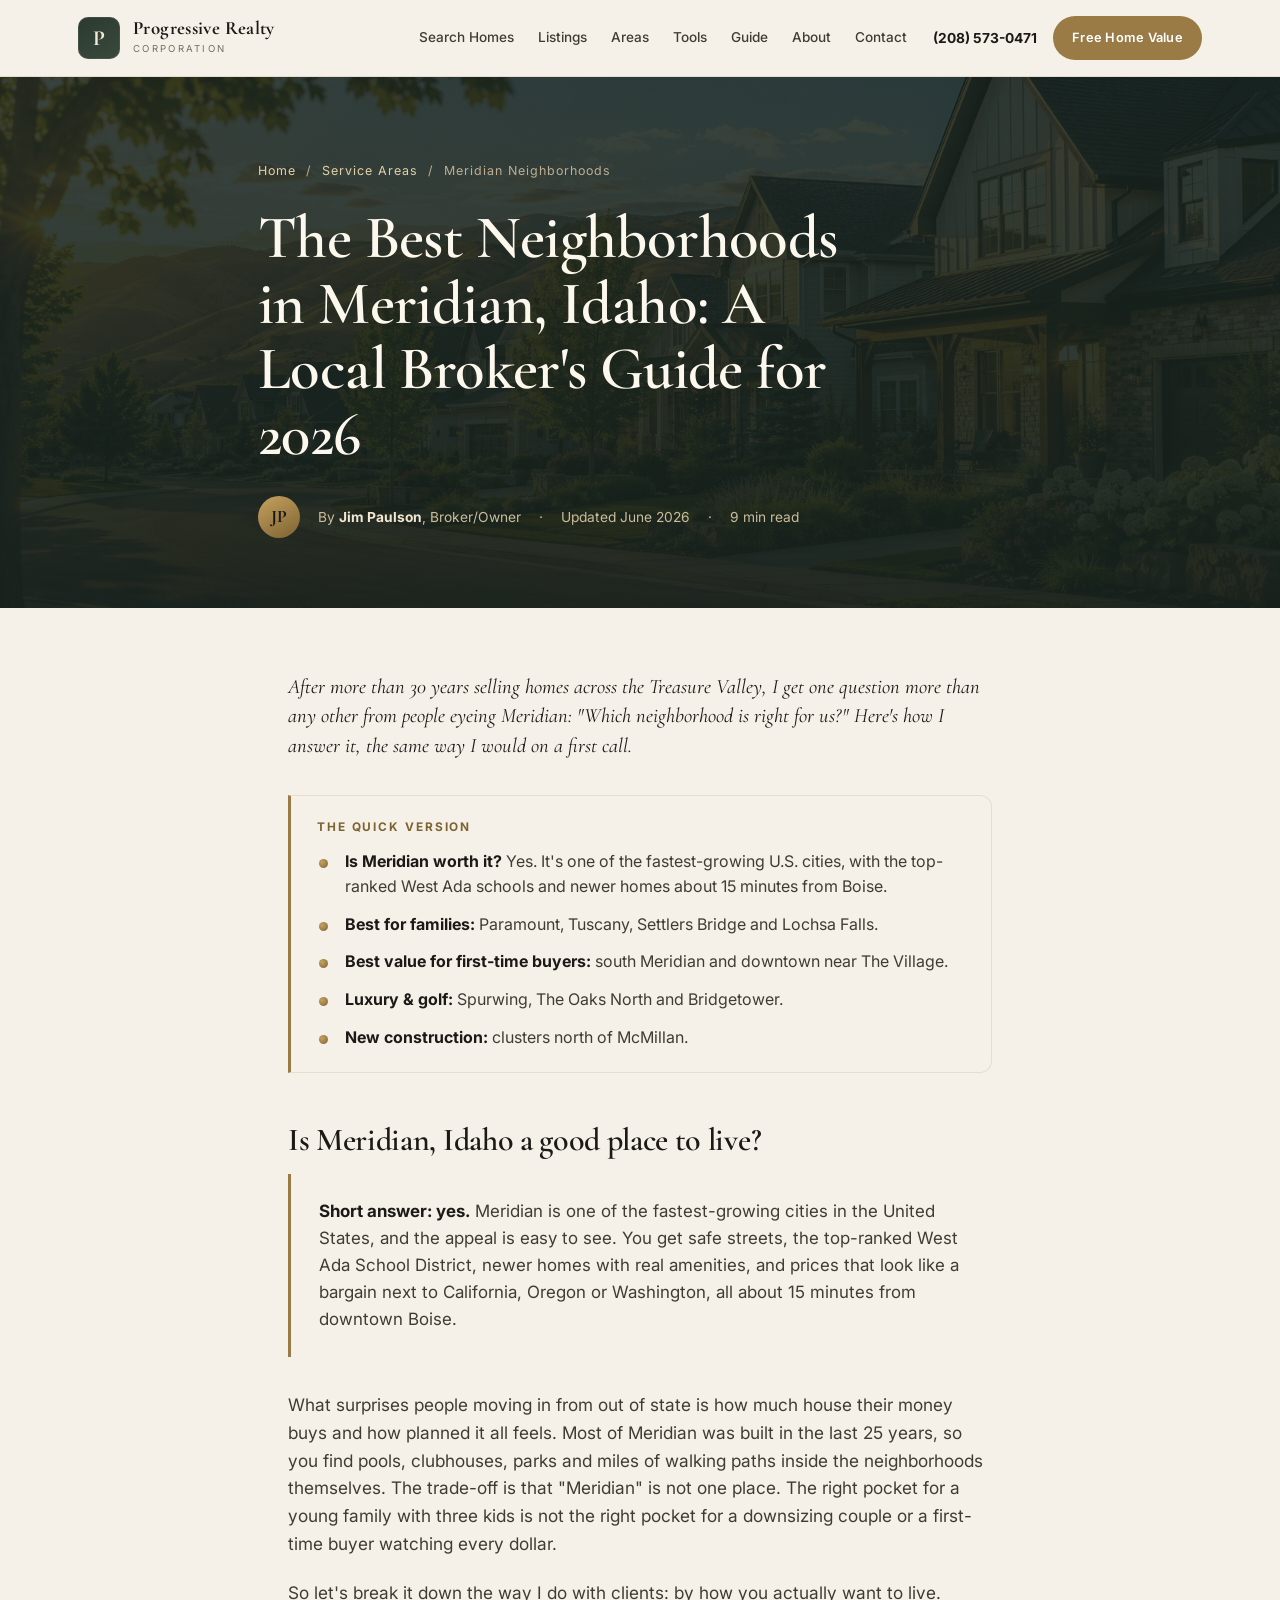
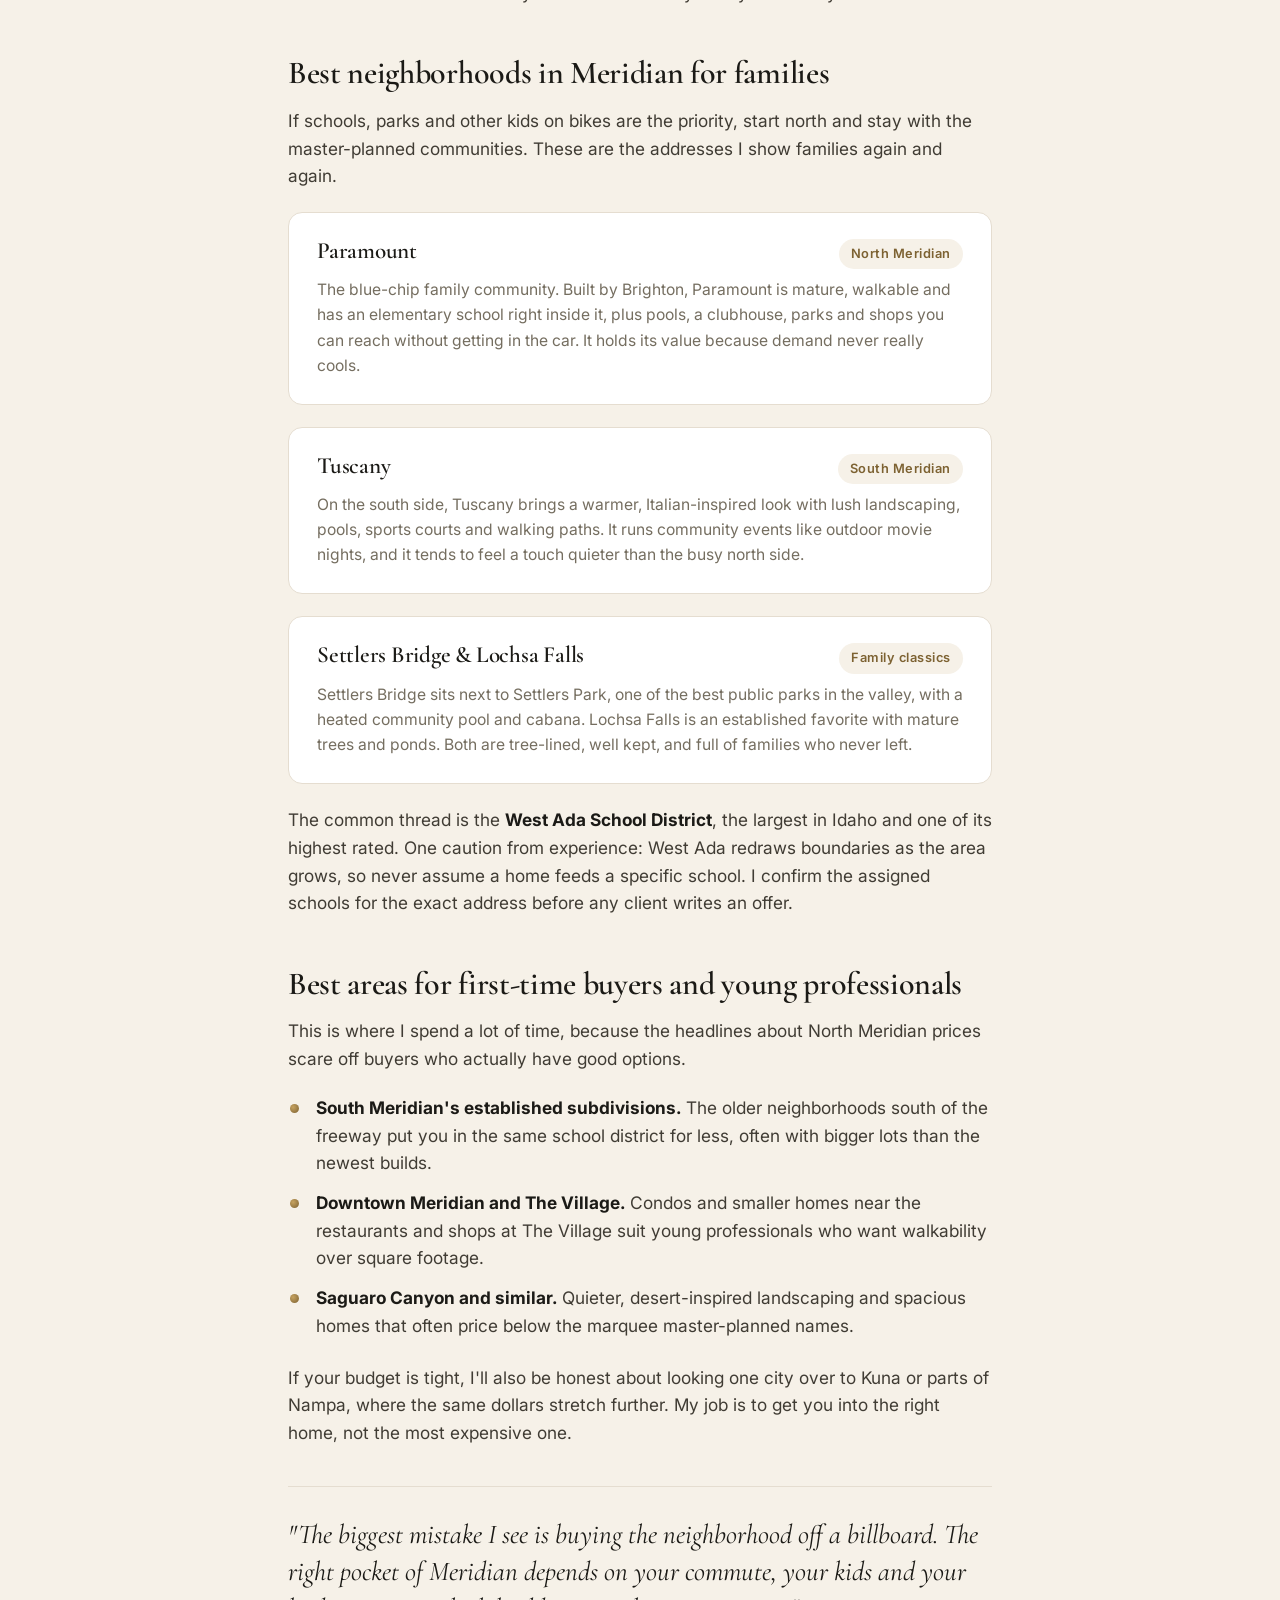
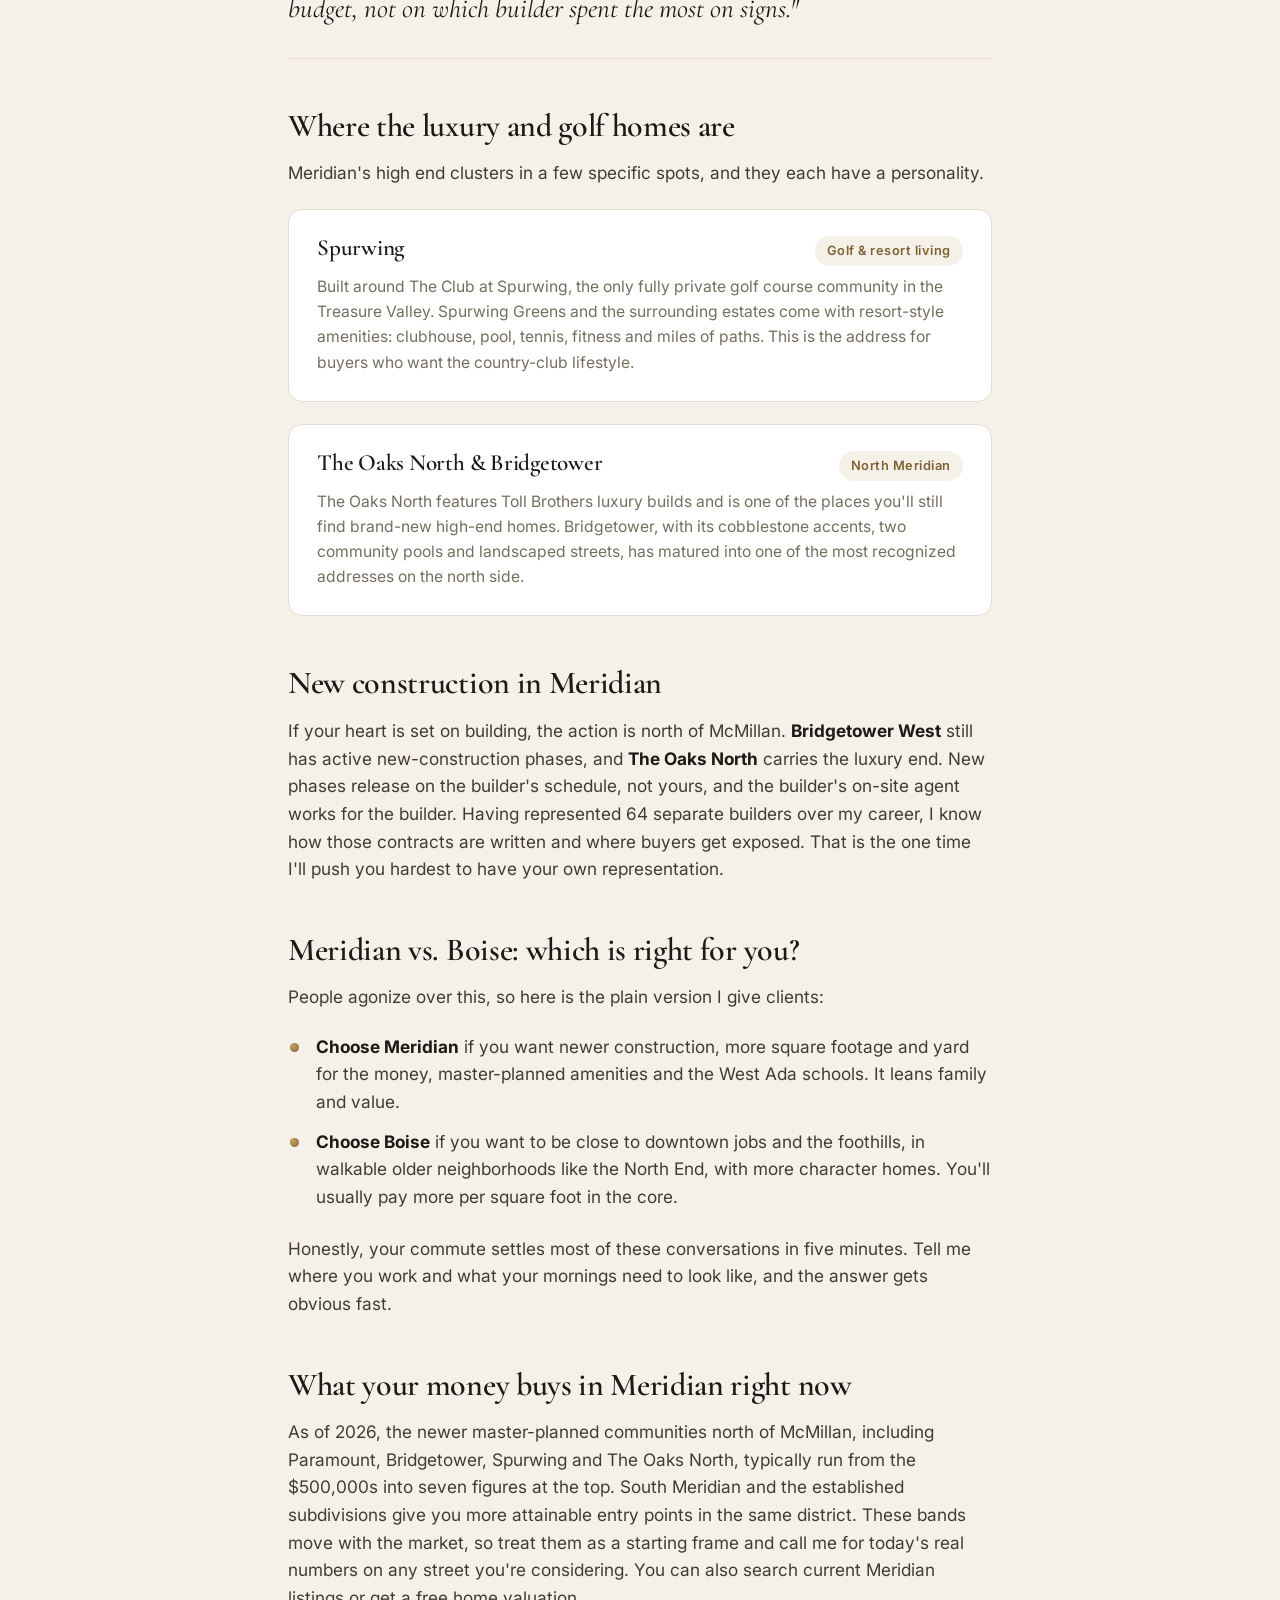
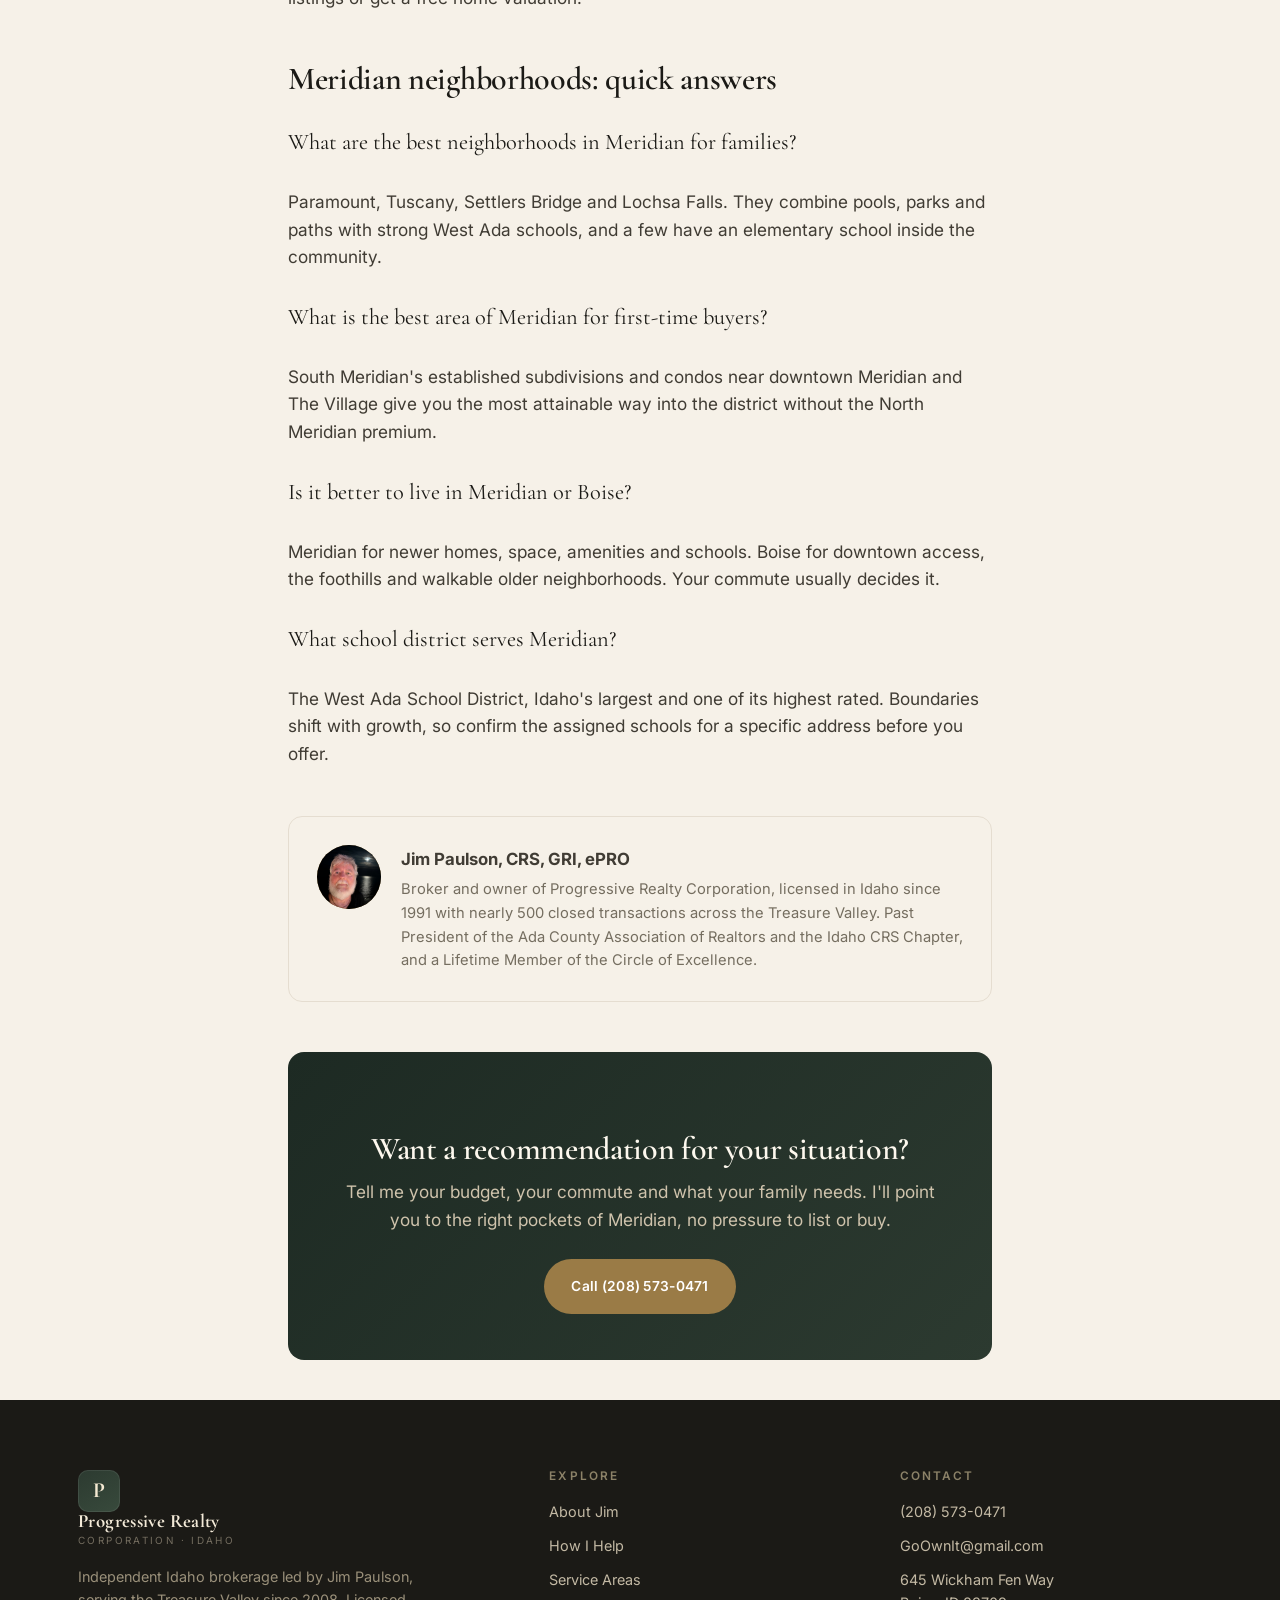
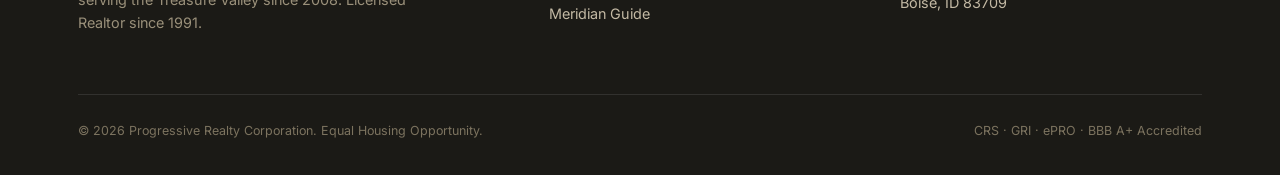
<file: meridian-neighborhoods.html>
<!DOCTYPE html>
<html lang="en">
<head>
<meta charset="UTF-8">
<meta name="viewport" content="width=device-width, initial-scale=1">
<title>Best Neighborhoods in Meridian, Idaho (2026): A Local Broker's Guide</title>
<meta name="description" content="A Meridian broker ranks the best neighborhoods in Meridian, Idaho for 2026, by family life, schools, price and new construction. Paramount, Tuscany, Bridgetower, Spurwing and more, plus Meridian vs. Boise.">
<link rel="canonical" href="https://www.progressive-realty.info/meridian-neighborhoods.html">
<meta name="robots" content="index,follow">
<meta property="og:type" content="article">
<meta property="og:title" content="Best Neighborhoods in Meridian, Idaho (2026): A Local Broker's Guide">
<meta property="og:description" content="Where to live in Meridian, Idaho, ranked by a broker with 30+ years in the Treasure Valley. Families, first-time buyers, luxury and new construction.">
<meta property="og:url" content="https://www.progressive-realty.info/meridian-neighborhoods.html">
<meta property="og:image" content="https://www.progressive-realty.info/meridian-hero.jpg">
<link rel="preconnect" href="https://fonts.googleapis.com">
<link rel="preconnect" href="https://fonts.gstatic.com" crossorigin>
<link href="https://fonts.googleapis.com/css2?family=Cormorant+Garamond:ital,wght@0,500;0,600;0,700;1,500;1,600&family=Inter:wght@400;500;600;700&display=swap" rel="stylesheet">
<link rel="stylesheet" href="styles.css?v=5">
<link rel="icon" href="data:image/svg+xml,<svg xmlns='http://www.w3.org/2000/svg' viewBox='0 0 100 100'><rect width='100' height='100' rx='20' fill='%232c3a30'/><text x='50' y='70' font-size='62' text-anchor='middle' fill='%23e9d9b4' font-family='Georgia,serif' font-weight='700'>P</text></svg>">
<script type="application/ld+json">
{
  "@context":"https://schema.org",
  "@type":"Article",
  "headline":"Best Neighborhoods in Meridian, Idaho (2026): A Local Broker's Guide",
  "description":"A Meridian broker ranks the best neighborhoods in Meridian, Idaho for 2026 by family life, schools, price and new construction.",
  "author":{"@type":"Person","name":"Jim Paulson","jobTitle":"Broker/Owner, Progressive Realty Corporation","url":"https://www.progressive-realty.info/"},
  "publisher":{"@type":"Organization","name":"Progressive Realty Corporation"},
  "datePublished":"2026-06-25",
  "dateModified":"2026-06-25",
  "mainEntityOfPage":"https://www.progressive-realty.info/meridian-neighborhoods.html",
  "about":["Meridian Idaho real estate","Meridian neighborhoods","Treasure Valley homes","West Ada School District"],
"image":{"@type":"ImageObject","url":"https://www.progressive-realty.info/meridian-hero.jpg","width":1280,"height":720},
"articleSection":"Buyer Guides","inLanguage":"en-US","keywords":"best neighborhoods in Meridian Idaho, moving to Meridian Idaho, Meridian vs Boise, West Ada schools, new construction Meridian",
"isPartOf":{"@type":"WebSite","name":"Progressive Realty Corporation","url":"https://www.progressive-realty.info/"},
"speakable":{"@type":"SpeakableSpecification","cssSelector":[".answer-box",".takeaways"]}
}
</script>
<script type="application/ld+json">
{
  "@context":"https://schema.org",
  "@type":"FAQPage",
  "mainEntity":[
    {"@type":"Question","name":"Is Meridian, Idaho a good place to live?","acceptedAnswer":{"@type":"Answer","text":"Yes. Meridian is one of the fastest-growing cities in the country for good reasons: safe neighborhoods, the top-ranked West Ada School District, newer homes with master-planned amenities, and homes that cost far less than comparable West Coast markets, all about 15 minutes from downtown Boise."}},
    {"@type":"Question","name":"What are the best neighborhoods in Meridian for families?","acceptedAnswer":{"@type":"Answer","text":"Paramount, Tuscany, Settlers Bridge and Lochsa Falls are perennial family favorites. They pair pools, parks and walking paths with strong West Ada schools, and several have an elementary school inside the community."}},
    {"@type":"Question","name":"Is it better to live in Meridian or Boise?","acceptedAnswer":{"@type":"Answer","text":"Meridian tends to win for newer construction, more square footage per dollar, master-planned amenities and top schools, which suits families. Boise wins for proximity to downtown jobs, the foothills, walkable older neighborhoods like the North End, and character homes. Your commute and lifestyle decide it."}},
    {"@type":"Question","name":"What is the best area of Meridian for first-time buyers?","acceptedAnswer":{"@type":"Answer","text":"South Meridian's established subdivisions and condos near downtown Meridian and The Village offer the most attainable entry points. They put you in the West Ada district without the premium of the newer North Meridian master-planned communities."}},
    {"@type":"Question","name":"Are there new construction homes in Meridian?","acceptedAnswer":{"@type":"Answer","text":"Yes. North Meridian above McMillan is the heart of new construction, including phases in Bridgetower West and luxury builds in The Oaks North. New phases release often, and timing the release is where a buyer's broker earns their keep."}},
    {"@type":"Question","name":"What school district serves Meridian, Idaho?","acceptedAnswer":{"@type":"Answer","text":"Meridian is served by the West Ada School District, the largest district in Idaho and consistently among its highest rated. Boundaries shift as the area grows, so confirm the assigned schools for any specific address before you write an offer."}}
  ]
}
</script>
<script type="application/ld+json">
{"@context":"https://schema.org","@type":"BreadcrumbList","itemListElement":[
{"@type":"ListItem","position":1,"name":"Home","item":"https://www.progressive-realty.info/"},
{"@type":"ListItem","position":2,"name":"Service Areas","item":"https://www.progressive-realty.info/#areas"},
{"@type":"ListItem","position":3,"name":"Best Neighborhoods in Meridian, Idaho"}
]}
</script>
</head>
<body>

<header class="nav" id="nav">
  <div class="wrap nav-inner">
    <a class="brand" href="/" aria-label="Progressive Realty Corporation home">
      <div class="brand-mark">P</div>
      <div class="brand-text"><div class="brand-name">Progressive Realty</div><div class="brand-sub">Corporation</div></div>
    </a>
    <nav class="nav-links" id="navlinks" aria-label="Primary">
      <a href="index.html#search">Search Homes</a>
      <a href="index.html#listings">Listings</a>
      <a href="index.html#areas">Areas</a>
      <a href="index.html#tools">Tools</a>
      <a href="meridian-neighborhoods.html">Guide</a>
      <a href="index.html#about">About</a>
      <a href="index.html#contact">Contact</a>
    </nav>
    <div class="nav-cta">
      <a class="nav-phone" href="tel:+12085730471">(208) 573-0471</a>
      <a class="btn btn-gold btn-sm" href="index.html#valuation">Free Home Value</a>
      <button class="nav-toggle" id="navToggle" aria-label="Open menu" aria-expanded="false"><span></span><span></span><span></span></button>
    </div>
  </div>
</header>

<section class="article-hero">
  <img class="article-hero-img" src="meridian-hero.jpg" alt="An upscale Meridian, Idaho neighborhood at golden hour with the Boise foothills behind it">
  <div class="wrap">
    <div class="crumb"><a href="/">Home</a> &nbsp;/&nbsp; <a href="index.html#areas">Service Areas</a> &nbsp;/&nbsp; Meridian Neighborhoods</div>
    <h1>The Best Neighborhoods in Meridian, Idaho: A Local Broker's Guide for 2026</h1>
    <div class="article-meta">
      <span class="avatar">JP</span>
      <span>By <b>Jim Paulson</b>, Broker/Owner</span>
      <span>&middot;</span>
      <span>Updated June 2026</span>
      <span>&middot;</span>
      <span>9 min read</span>
    </div>
  </div>
</section>

<div class="article-wrap">
  <article class="article-body">
    <p class="dek">After more than 30 years selling homes across the Treasure Valley, I get one question more than any other from people eyeing Meridian: "Which neighborhood is right for us?" Here's how I answer it, the same way I would on a first call.</p>

    <div class="takeaways">
      <b>The quick version</b>
      <ul>
        <li><strong>Is Meridian worth it?</strong> Yes. It's one of the fastest-growing U.S. cities, with the top-ranked West Ada schools and newer homes about 15 minutes from Boise.</li>
        <li><strong>Best for families:</strong> Paramount, Tuscany, Settlers Bridge and Lochsa Falls.</li>
        <li><strong>Best value for first-time buyers:</strong> south Meridian and downtown near The Village.</li>
        <li><strong>Luxury &amp; golf:</strong> Spurwing, The Oaks North and Bridgetower.</li>
        <li><strong>New construction:</strong> clusters north of McMillan.</li>
      </ul>
    </div>

    <h2>Is Meridian, Idaho a good place to live?</h2>
    <div class="answer-box"><b>Short answer: yes.</b> Meridian is one of the fastest-growing cities in the United States, and the appeal is easy to see. You get safe streets, the top-ranked West Ada School District, newer homes with real amenities, and prices that look like a bargain next to California, Oregon or Washington, all about 15 minutes from downtown Boise.</div>
    <p>What surprises people moving in from out of state is how much house their money buys and how planned it all feels. Most of Meridian was built in the last 25 years, so you find pools, clubhouses, parks and miles of walking paths inside the neighborhoods themselves. The trade-off is that "Meridian" is not one place. The right pocket for a young family with three kids is not the right pocket for a downsizing couple or a first-time buyer watching every dollar.</p>
    <p>So let's break it down the way I do with clients: by how you actually want to live.</p>

    <h2>Best neighborhoods in Meridian for families</h2>
    <p>If schools, parks and other kids on bikes are the priority, start north and stay with the master-planned communities. These are the addresses I show families again and again.</p>

    <div class="hood">
      <div class="hh"><h3>Paramount</h3><span class="price">North Meridian</span></div>
      <p>The blue-chip family community. Built by Brighton, Paramount is mature, walkable and has an elementary school right inside it, plus pools, a clubhouse, parks and shops you can reach without getting in the car. It holds its value because demand never really cools.</p>
    </div>

    <div class="hood">
      <div class="hh"><h3>Tuscany</h3><span class="price">South Meridian</span></div>
      <p>On the south side, Tuscany brings a warmer, Italian-inspired look with lush landscaping, pools, sports courts and walking paths. It runs community events like outdoor movie nights, and it tends to feel a touch quieter than the busy north side.</p>
    </div>

    <div class="hood">
      <div class="hh"><h3>Settlers Bridge &amp; Lochsa Falls</h3><span class="price">Family classics</span></div>
      <p>Settlers Bridge sits next to Settlers Park, one of the best public parks in the valley, with a heated community pool and cabana. Lochsa Falls is an established favorite with mature trees and ponds. Both are tree-lined, well kept, and full of families who never left.</p>
    </div>

    <p>The common thread is the <strong>West Ada School District</strong>, the largest in Idaho and one of its highest rated. One caution from experience: West Ada redraws boundaries as the area grows, so never assume a home feeds a specific school. I confirm the assigned schools for the exact address before any client writes an offer.</p>

    <h2>Best areas for first-time buyers and young professionals</h2>
    <p>This is where I spend a lot of time, because the headlines about North Meridian prices scare off buyers who actually have good options.</p>
    <ul>
      <li><strong>South Meridian's established subdivisions.</strong> The older neighborhoods south of the freeway put you in the same school district for less, often with bigger lots than the newest builds.</li>
      <li><strong>Downtown Meridian and The Village.</strong> Condos and smaller homes near the restaurants and shops at The Village suit young professionals who want walkability over square footage.</li>
      <li><strong>Saguaro Canyon and similar.</strong> Quieter, desert-inspired landscaping and spacious homes that often price below the marquee master-planned names.</li>
    </ul>
    <p>If your budget is tight, I'll also be honest about looking one city over to Kuna or parts of Nampa, where the same dollars stretch further. My job is to get you into the right home, not the most expensive one.</p>

    <div class="pullquote">"The biggest mistake I see is buying the neighborhood off a billboard. The right pocket of Meridian depends on your commute, your kids and your budget, not on which builder spent the most on signs."</div>

    <h2>Where the luxury and golf homes are</h2>
    <p>Meridian's high end clusters in a few specific spots, and they each have a personality.</p>
    <div class="hood">
      <div class="hh"><h3>Spurwing</h3><span class="price">Golf &amp; resort living</span></div>
      <p>Built around The Club at Spurwing, the only fully private golf course community in the Treasure Valley. Spurwing Greens and the surrounding estates come with resort-style amenities: clubhouse, pool, tennis, fitness and miles of paths. This is the address for buyers who want the country-club lifestyle.</p>
    </div>
    <div class="hood">
      <div class="hh"><h3>The Oaks North &amp; Bridgetower</h3><span class="price">North Meridian</span></div>
      <p>The Oaks North features Toll Brothers luxury builds and is one of the places you'll still find brand-new high-end homes. Bridgetower, with its cobblestone accents, two community pools and landscaped streets, has matured into one of the most recognized addresses on the north side.</p>
    </div>

    <h2>New construction in Meridian</h2>
    <p>If your heart is set on building, the action is north of McMillan. <strong>Bridgetower West</strong> still has active new-construction phases, and <strong>The Oaks North</strong> carries the luxury end. New phases release on the builder's schedule, not yours, and the builder's on-site agent works for the builder. Having represented 64 separate builders over my career, I know how those contracts are written and where buyers get exposed. That is the one time I'll push you hardest to have your own representation.</p>

    <h2>Meridian vs. Boise: which is right for you?</h2>
    <p>People agonize over this, so here is the plain version I give clients:</p>
    <ul>
      <li><strong>Choose Meridian</strong> if you want newer construction, more square footage and yard for the money, master-planned amenities and the West Ada schools. It leans family and value.</li>
      <li><strong>Choose Boise</strong> if you want to be close to downtown jobs and the foothills, in walkable older neighborhoods like the North End, with more character homes. You'll usually pay more per square foot in the core.</li>
    </ul>
    <p>Honestly, your commute settles most of these conversations in five minutes. Tell me where you work and what your mornings need to look like, and the answer gets obvious fast.</p>

    <h2>What your money buys in Meridian right now</h2>
    <p>As of 2026, the newer master-planned communities north of McMillan, including Paramount, Bridgetower, Spurwing and The Oaks North, typically run from the $500,000s into seven figures at the top. South Meridian and the established subdivisions give you more attainable entry points in the same district. These bands move with the market, so treat them as a starting frame and call me for today's real numbers on any street you're considering. You can also <a href="https://www.progressive-realty.info/selectArea.cfm" target="_blank" rel="noopener">search current Meridian listings</a> or <a href="index.html#valuation">get a free home valuation</a>.</p>

    <h2 id="faq">Meridian neighborhoods: quick answers</h2>
    <p class="faq-q">What are the best neighborhoods in Meridian for families?</p>
    <p>Paramount, Tuscany, Settlers Bridge and Lochsa Falls. They combine pools, parks and paths with strong West Ada schools, and a few have an elementary school inside the community.</p>
    <p class="faq-q">What is the best area of Meridian for first-time buyers?</p>
    <p>South Meridian's established subdivisions and condos near downtown Meridian and The Village give you the most attainable way into the district without the North Meridian premium.</p>
    <p class="faq-q">Is it better to live in Meridian or Boise?</p>
    <p>Meridian for newer homes, space, amenities and schools. Boise for downtown access, the foothills and walkable older neighborhoods. Your commute usually decides it.</p>
    <p class="faq-q">What school district serves Meridian?</p>
    <p>The West Ada School District, Idaho's largest and one of its highest rated. Boundaries shift with growth, so confirm the assigned schools for a specific address before you offer.</p>

    <div class="author-box">
      <img class="avatar" src="jim-paulson.jpg" alt="Jim Paulson">
      <div>
        <b>Jim Paulson, CRS, GRI, ePRO</b>
        <p>Broker and owner of Progressive Realty Corporation, licensed in Idaho since 1991 with nearly 500 closed transactions across the Treasure Valley. Past President of the Ada County Association of Realtors and the Idaho CRS Chapter, and a Lifetime Member of the Circle of Excellence.</p>
      </div>
    </div>

    <div class="article-cta">
      <h3>Want a recommendation for your situation?</h3>
      <p>Tell me your budget, your commute and what your family needs. I'll point you to the right pockets of Meridian, no pressure to list or buy.</p>
      <a class="btn btn-gold" href="tel:+12085730471">Call (208) 573-0471</a>
    </div>
  </article>
</div>

<footer class="footer">
  <div class="wrap">
    <div class="footer-grid">
      <div class="footer-about">
        <a class="brand" href="/" style="margin-bottom:6px">
          <div class="brand-mark">P</div>
          <div><div class="brand-name">Progressive Realty</div><div class="brand-sub">Corporation &middot; Idaho</div></div>
        </a>
        <p>Independent Idaho brokerage led by Jim Paulson, serving the Treasure Valley since 2008. Licensed Realtor since 1991.</p>
      </div>
      <div>
        <h4>Explore</h4>
        <a href="index.html#about">About Jim</a>
        <a href="index.html#services">How I Help</a>
        <a href="index.html#areas">Service Areas</a>
        <a href="meridian-neighborhoods.html">Meridian Guide</a>
      </div>
      <div>
        <h4>Contact</h4>
        <a href="tel:+12085730471">(208) 573-0471</a>
        <a href="mailto:GoOwnIt@gmail.com">GoOwnIt@gmail.com</a>
        <a href="#">645 Wickham Fen Way<br>Boise, ID 83709</a>
      </div>
    </div>
    <div class="footer-bottom">
      <span>&copy; 2026 Progressive Realty Corporation. Equal Housing Opportunity.</span>
      <span>CRS &middot; GRI &middot; ePRO &middot; BBB A+ Accredited</span>
    </div>
  </div>
</footer>
<script>
(function(){var t=document.getElementById('navToggle'),l=document.getElementById('navlinks');if(t&&l){t.addEventListener('click',function(){var o=l.classList.toggle('open');t.classList.toggle('x',o);t.setAttribute('aria-expanded',o);});}var n=document.getElementById('nav');addEventListener('scroll',function(){n.classList.toggle('scrolled',scrollY>10);});})();
</script>
</body>
</html>
</file>
<file: styles.css>
/* Progressive Realty Corporation — modern luxe editorial. Sample rebuild for Jim Paulson. */
:root{
  --ink:#1b1a16;--ink-soft:#403c34;--muted:#756e60;--line:#e5ddd0;--paper:#ffffff;
  --cream:#f6f1e8;--cream-2:#efe7d8;--bronze:#9a7b46;--bronze-deep:#7d6232;
  --forest:#2c3a30;--forest-2:#384a3c;
  --shadow:0 18px 50px -24px rgba(27,26,22,.45);--shadow-sm:0 8px 24px -16px rgba(27,26,22,.5);
  --maxw:1180px;--radius:14px;
}
*{box-sizing:border-box}
html{scroll-behavior:smooth}
body{margin:0;font-family:"Inter",-apple-system,BlinkMacSystemFont,"Segoe UI",sans-serif;color:var(--ink);background:var(--cream);line-height:1.6;-webkit-font-smoothing:antialiased;text-rendering:optimizeLegibility}
h1,h2,h3,h4{font-family:"Cormorant Garamond",Georgia,serif;font-weight:600;line-height:1.08;color:var(--ink);letter-spacing:-.01em;margin:0}
p{margin:0 0 1.1em}
a{color:inherit;text-decoration:none}
img{max-width:100%;display:block}
.wrap{max-width:var(--maxw);margin:0 auto;padding:0 28px}
.eyebrow{font-family:"Inter",sans-serif;font-size:.72rem;font-weight:600;letter-spacing:.22em;text-transform:uppercase;color:var(--bronze-deep);margin:0 0 18px;display:flex;align-items:center;gap:12px}
.eyebrow::before{content:"";width:34px;height:1px;background:var(--bronze)}
.eyebrow.center{justify-content:center}
.serif{font-family:"Cormorant Garamond",Georgia,serif}
.btn{display:inline-flex;align-items:center;justify-content:center;text-align:center;white-space:nowrap;gap:10px;font-size:.86rem;font-weight:600;letter-spacing:.02em;padding:15px 26px;border-radius:999px;border:1px solid transparent;cursor:pointer;transition:transform .18s ease,box-shadow .2s ease,background .2s ease,color .2s ease}
.btn-primary{background:var(--ink);color:#fff}
.btn-primary:hover{transform:translateY(-2px);box-shadow:var(--shadow-sm);background:#000}
.btn-gold{background:var(--bronze);color:#fff}
.btn-gold:hover{transform:translateY(-2px);box-shadow:0 14px 30px -16px rgba(154,123,70,.8);background:var(--bronze-deep)}
.btn-ghost{background:transparent;border-color:var(--line);color:var(--ink)}
.btn-ghost:hover{border-color:var(--ink);transform:translateY(-2px)}
.btn-light{background:rgba(255,255,255,.12);color:#fff;border-color:rgba(255,255,255,.3);backdrop-filter:blur(6px)}
.btn-light:hover{background:rgba(255,255,255,.2);transform:translateY(-2px)}
.nav{position:sticky;top:0;z-index:50;background:rgba(246,241,232,.86);backdrop-filter:blur(12px);border-bottom:1px solid var(--line)}
.nav-inner{display:flex;align-items:center;justify-content:space-between;height:74px}
.brand{display:flex;align-items:center;gap:13px}
.brand-mark{width:42px;height:42px;border-radius:10px;flex:none;background:linear-gradient(150deg,var(--forest),var(--forest-2));color:#f4e9d2;display:grid;place-items:center;font-family:"Cormorant Garamond",serif;font-size:1.35rem;font-weight:700;box-shadow:inset 0 0 0 1px rgba(255,255,255,.08)}
.brand-name{font-family:"Cormorant Garamond",serif;font-size:1.18rem;font-weight:700;letter-spacing:.02em;line-height:1}
.brand-sub{font-size:.62rem;letter-spacing:.24em;text-transform:uppercase;color:var(--muted);margin-top:3px}
.nav-links{display:flex;align-items:center;gap:30px}
.nav-links a{font-size:.84rem;font-weight:500;color:var(--ink-soft);transition:color .15s}
.nav-links a:hover{color:var(--bronze-deep)}
.nav-cta{display:flex;align-items:center;gap:18px}
.nav-phone{font-size:.84rem;font-weight:600;color:var(--ink);white-space:nowrap}
.nav-phone span{color:var(--muted);font-weight:400}
.hero{position:relative;overflow:hidden;background:linear-gradient(180deg,#20302a 0%,#2c3a30 48%,#3a4a3a 100%);color:#f3ead8}
.hero .wrap{position:relative;z-index:3;padding-top:96px;padding-bottom:150px}
.hero-eyebrow{color:#d8c79c}
.hero-eyebrow::before{background:#bfa264}
.hero h1{font-size:clamp(2.7rem,6vw,5rem);color:#fdf8ee;max-width:14ch}
.hero h1 em{font-style:italic;color:#e6cf9c}
.hero-lead{font-size:1.18rem;max-width:46ch;color:#ddd2bd;margin-top:26px}
.hero-actions{display:flex;flex-wrap:wrap;gap:14px;margin-top:38px}
.hero-trust{display:flex;flex-wrap:wrap;gap:26px;margin-top:48px;padding-top:30px;border-top:1px solid rgba(255,255,255,.14)}
.hero-trust div{font-size:.82rem;color:#cfc3ac}
.hero-trust b{display:block;font-family:"Cormorant Garamond",serif;font-size:1.7rem;color:#f3ead8;font-weight:600;line-height:1}
.hero-ridge{position:absolute;left:0;right:0;bottom:-1px;z-index:2;width:100%;height:auto;display:block}
.hero-glow{position:absolute;top:-20%;right:-10%;width:60vw;height:60vw;max-width:760px;max-height:760px;border-radius:50%;background:radial-gradient(circle,rgba(230,207,156,.22),rgba(230,207,156,0) 62%);z-index:1;pointer-events:none}
section{padding:96px 0}
.section-head{max-width:640px;margin-bottom:54px}
.section-head.center{margin-left:auto;margin-right:auto;text-align:center}
.section-head h2{font-size:clamp(2rem,4vw,3.1rem)}
.section-head p{color:var(--muted);font-size:1.06rem;margin-top:16px}
.lead-muted{color:var(--muted)}
.stats{background:var(--ink);color:#efe7d8;padding:54px 0}
.stats-grid{display:grid;grid-template-columns:repeat(4,1fr);gap:26px;text-align:center}
.stat b{display:block;font-family:"Cormorant Garamond",serif;font-size:2.7rem;font-weight:600;color:#f3ead8;line-height:1}
.stat span{display:block;font-size:.78rem;letter-spacing:.12em;text-transform:uppercase;color:#b6ab93;margin-top:10px}
.about{background:var(--cream)}
.about-grid{display:grid;grid-template-columns:0.85fr 1.15fr;gap:64px;align-items:center}
.portrait{position:relative;border-radius:var(--radius);overflow:hidden;aspect-ratio:4/5;background:linear-gradient(155deg,var(--forest),var(--forest-2) 60%,#46583f);box-shadow:var(--shadow);display:grid;place-items:center;color:#e9d9b4}
.portrait img{position:absolute;inset:0;width:100%;height:100%;object-fit:cover;object-position:22% 38%;z-index:0}
.portrait::after{content:"";position:absolute;inset:0;background:linear-gradient(to top,rgba(14,19,15,.82),rgba(14,19,15,.05) 52%);z-index:1}
.portrait .mono{font-family:"Cormorant Garamond",serif;font-size:7rem;font-weight:700;opacity:.95;letter-spacing:.04em}
.portrait .plabel{position:absolute;left:24px;bottom:22px;right:24px;z-index:2}
.portrait .plabel b{font-family:"Cormorant Garamond",serif;font-size:1.5rem;display:block;color:#fbf3e0}
.portrait .plabel span{font-size:.74rem;letter-spacing:.16em;text-transform:uppercase;color:#cdbf9d}
.about h2{font-size:clamp(2rem,4vw,3rem)}
.about p{color:var(--ink-soft);font-size:1.05rem}
.creds{list-style:none;margin:28px 0 0;padding:0;display:grid;grid-template-columns:1fr 1fr;gap:13px 26px}
.creds li{position:relative;padding-left:26px;font-size:.92rem;color:var(--ink-soft)}
.creds li::before{content:"";position:absolute;left:0;top:8px;width:11px;height:11px;border-radius:50%;background:radial-gradient(circle at 35% 35%,#c6a25f,var(--bronze-deep))}
.services{background:var(--paper)}
.cards{display:grid;grid-template-columns:repeat(3,1fr);gap:24px}
.card{background:var(--cream);border:1px solid var(--line);border-radius:var(--radius);padding:34px 30px;transition:transform .2s ease,box-shadow .2s ease,border-color .2s}
.card:hover{transform:translateY(-5px);box-shadow:var(--shadow);border-color:var(--cream-2)}
.card .ic{width:46px;height:46px;border-radius:11px;background:linear-gradient(150deg,var(--bronze),var(--bronze-deep));display:grid;place-items:center;margin-bottom:20px;color:#fff}
.card h3{font-size:1.5rem;margin-bottom:10px}
.card p{font-size:.95rem;color:var(--muted);margin:0}
.areas{background:var(--cream-2)}
.area-grid{display:grid;grid-template-columns:repeat(3,1fr);gap:18px}
.area{position:relative;border-radius:var(--radius);overflow:hidden;min-height:150px;background:linear-gradient(155deg,var(--forest),var(--forest-2));color:#f1e6cd;padding:26px;display:flex;flex-direction:column;justify-content:flex-end;border:1px solid rgba(0,0,0,.05);transition:transform .2s}
.area:nth-child(2n){background:linear-gradient(155deg,#34433a,#42543f)}
.area:nth-child(3n){background:linear-gradient(155deg,#2a3830,#374a3a)}
.area:hover{transform:translateY(-4px)}
.area b{font-family:"Cormorant Garamond",serif;font-size:1.85rem;font-weight:600;line-height:1}
.area span{font-size:.8rem;color:#c9bd9f;margin-top:6px}
.guide{background:var(--paper)}
.guide-card{display:grid;grid-template-columns:1.05fr 1fr;gap:0;border-radius:18px;overflow:hidden;box-shadow:var(--shadow);border:1px solid var(--line)}
.guide-vis{position:relative;background:linear-gradient(160deg,#243029,#33433a 55%,#48593f);min-height:360px;overflow:hidden}
.guide-vis .tag{position:absolute;top:24px;left:24px;font-size:.7rem;letter-spacing:.18em;text-transform:uppercase;color:#0f1611;background:#e6cf9c;padding:7px 14px;border-radius:999px;font-weight:700;z-index:2}
.guide-vis .ghead{position:absolute;left:32px;right:32px;bottom:30px;color:#f3ead8;z-index:2}
.guide-vis .ghead b{font-family:"Cormorant Garamond",serif;font-size:2.3rem;font-weight:600;display:block;line-height:1.05}
.guide-body{background:var(--cream);padding:48px 46px;display:flex;flex-direction:column;justify-content:center}
.guide-body h3{font-size:2rem;margin-bottom:16px}
.guide-body p{color:var(--muted)}
.guide-list{list-style:none;padding:0;margin:6px 0 26px}
.guide-list li{padding:8px 0 8px 26px;position:relative;font-size:.95rem;color:var(--ink-soft);border-bottom:1px dashed var(--line)}
.guide-list li::before{content:"\2192";position:absolute;left:0;color:var(--bronze-deep)}
.tmt{background:var(--forest);color:#f1e7d3}
.tmt .section-head h2{color:#fbf3e0}
.tmt .section-head p{color:#c5b896}
.tmt .eyebrow{color:#dcc998}
.tmt .eyebrow::before{background:#bfa264}
.tmt-grid{display:grid;grid-template-columns:repeat(3,1fr);gap:22px}
.quote{background:rgba(255,255,255,.05);border:1px solid rgba(255,255,255,.12);border-radius:var(--radius);padding:32px 28px}
.quote .stars{color:#e6cf9c;letter-spacing:3px;margin-bottom:14px;font-size:.9rem}
.quote p{font-family:"Cormorant Garamond",serif;font-size:1.3rem;line-height:1.4;color:#f3ead8;margin-bottom:18px}
.quote .who{font-size:.84rem;color:#c5b896}
.quote .who b{color:#f1e7d3;display:block;font-weight:600;font-family:"Inter",sans-serif}
.tmt-note{margin-top:26px;text-align:center;font-size:.78rem;color:#a99d80}
.cta{background:linear-gradient(135deg,#1d2a23,#2c3a30);color:#f3ead8}
.cta-inner{text-align:center;max-width:680px;margin:0 auto}
.cta h2{font-size:clamp(2.2rem,4.5vw,3.4rem);color:#fdf8ee}
.cta p{color:#cfc3ac;font-size:1.1rem;margin-top:16px}
.cta-actions{display:flex;gap:14px;justify-content:center;flex-wrap:wrap;margin-top:34px}
.footer{background:var(--ink);color:#c3b9a4;padding:70px 0 34px}
.footer-grid{display:grid;grid-template-columns:1.4fr 1fr 1fr;gap:48px;padding-bottom:44px;border-bottom:1px solid rgba(255,255,255,.1)}
.footer h4{font-family:"Inter",sans-serif;font-size:.74rem;letter-spacing:.18em;text-transform:uppercase;color:#8c8268;margin-bottom:18px;font-weight:600}
.footer a{color:#c3b9a4;font-size:.9rem;display:block;margin-bottom:11px;transition:color .15s}
.footer a:hover{color:#e6cf9c}
.footer .brand-name{color:#f3ead8}
.footer-about p{font-size:.9rem;color:#9a907a;margin-top:16px;max-width:38ch}
.footer-bottom{display:flex;justify-content:space-between;flex-wrap:wrap;gap:12px;padding-top:26px;font-size:.78rem;color:#7c735f}
.footer-bottom a{display:inline}
.article-hero{background:linear-gradient(180deg,#20302a,#2c3a30);color:#f3ead8;padding:84px 0 70px}
.article-hero .wrap{max-width:820px}
.article-hero .crumb{font-size:.78rem;letter-spacing:.08em;color:#bcae8f;margin-bottom:24px}
.article-hero .crumb a{color:#e0d0a6}
.article-hero h1{font-size:clamp(2.3rem,5vw,3.8rem);color:#fdf8ee;max-width:20ch}
.article-meta{display:flex;flex-wrap:wrap;align-items:center;gap:18px;margin-top:28px;font-size:.86rem;color:#cabd9d}
.article-meta .avatar{width:42px;height:42px;border-radius:50%;background:linear-gradient(150deg,#c6a25f,#7d6232);display:grid;place-items:center;color:#1b1a16;font-weight:700;font-family:"Cormorant Garamond",serif;font-size:1.1rem}
.article-meta b{color:#f1e7d3}
.article-wrap{max-width:760px;margin:0 auto;padding:64px 28px 40px}
.article-body{font-size:1.08rem;color:var(--ink-soft)}
.article-body .dek{font-size:1.28rem;font-family:"Cormorant Garamond",serif;color:var(--ink);line-height:1.45;margin-bottom:34px;font-style:italic}
.article-body h2{font-size:2rem;margin:50px 0 16px}
.article-body h3{font-size:1.4rem;margin:34px 0 10px}
.article-body p{margin-bottom:1.25em}
.article-body strong{color:var(--ink)}
.article-body ul{margin:0 0 1.4em;padding-left:0;list-style:none}
.article-body ul li{position:relative;padding-left:28px;margin-bottom:12px}
.article-body ul li::before{content:"";position:absolute;left:2px;top:10px;width:9px;height:9px;border-radius:50%;background:radial-gradient(circle at 35% 35%,#c6a25f,var(--bronze-deep))}
.answer-box{background:var(--cream);border-left:3px solid var(--bronze);border-radius:0 12px 12px 0;padding:24px 28px;margin:0 0 34px;font-size:1.06rem;color:var(--ink-soft)}
.answer-box b{color:var(--ink)}
.hood{border:1px solid var(--line);border-radius:14px;padding:26px 28px;margin:22px 0;background:var(--paper)}
.hood .hh{display:flex;align-items:baseline;justify-content:space-between;gap:12px;flex-wrap:wrap;margin-bottom:8px}
.hood h3{margin:0;font-size:1.45rem}
.hood .price{font-size:.8rem;font-weight:600;letter-spacing:.04em;color:var(--bronze-deep);background:var(--cream);padding:5px 12px;border-radius:999px;white-space:nowrap}
.hood p{margin:0;color:var(--muted);font-size:.98rem}
.pullquote{font-family:"Cormorant Garamond",serif;font-size:1.7rem;line-height:1.35;color:var(--ink);border-top:1px solid var(--line);border-bottom:1px solid var(--line);padding:30px 0;margin:40px 0;font-style:italic}
.faq-q{font-family:"Cormorant Garamond",serif;font-size:1.4rem;color:var(--ink);margin:28px 0 8px}
.author-box{display:flex;gap:20px;align-items:flex-start;background:var(--cream);border:1px solid var(--line);border-radius:14px;padding:28px;margin:48px 0 0}
.author-box .avatar{width:64px;height:64px;flex:none;border-radius:50%;object-fit:cover;object-position:20% 35%;background:linear-gradient(150deg,#c6a25f,#7d6232)}
.author-box b{font-size:1.05rem}
.author-box p{font-size:.92rem;color:var(--muted);margin:6px 0 0}
.article-cta{background:linear-gradient(135deg,#1d2a23,#2c3a30);color:#f3ead8;border-radius:16px;padding:46px;text-align:center;margin:50px 0 0}
.article-cta h3{font-size:2rem;color:#fdf8ee;margin-bottom:12px}
.article-cta p{color:#cfc3ac;margin-bottom:26px}
.reveal{opacity:0;transform:translateY(26px);transition:opacity .7s ease,transform .7s ease}
.reveal.in{opacity:1;transform:none}
@media(max-width:920px){
  .nav-links{display:none}
  .about-grid{grid-template-columns:1fr;gap:38px}
  .portrait{aspect-ratio:16/10;max-height:340px}
  .cards,.area-grid,.tmt-grid{grid-template-columns:1fr 1fr}
  .guide-card{grid-template-columns:1fr}
  .stats-grid{grid-template-columns:1fr 1fr;gap:34px 20px}
  .footer-grid{grid-template-columns:1fr 1fr}
}
@media(max-width:600px){
  section{padding:66px 0}
  .wrap{padding:0 20px}
  .cards,.area-grid,.tmt-grid,.creds,.footer-grid{grid-template-columns:1fr}
  .hero .wrap{padding-top:64px;padding-bottom:110px}
  .nav-phone span{display:none}
  .article-wrap{padding:44px 22px 30px}
  .author-box{flex-direction:column}
}

.article-hero{position:relative;overflow:hidden}
.article-hero-img{position:absolute;inset:0;width:100%;height:100%;object-fit:cover;z-index:0;opacity:.32}
.article-hero::after{content:"";position:absolute;inset:0;background:linear-gradient(180deg,rgba(20,30,26,.55),rgba(20,30,26,.82));z-index:1}
.article-hero .wrap{position:relative;z-index:2}

/* ============ v2 REDESIGN ============ */
.btn-sm{padding:11px 18px;font-size:.8rem}
.stars-inline{color:#c6952f;letter-spacing:2px}

/* Nav */
.nav-inner{height:76px;gap:20px}
.nav.scrolled{box-shadow:0 6px 22px -16px rgba(27,26,22,.5)}
.brand-text .brand-sub{font-size:.6rem;letter-spacing:.24em}
.nav-links{display:flex;align-items:center;gap:24px;margin-left:auto}
.nav-links a{font-size:.85rem;font-weight:500;color:var(--ink-soft);white-space:nowrap}
.nav-cta{display:flex;align-items:center;gap:16px;margin-left:6px}
.nav-phone{font-size:.86rem;font-weight:700;color:var(--ink);white-space:nowrap}
.nav-toggle{display:none;flex-direction:column;justify-content:center;gap:5px;width:42px;height:42px;border:1px solid var(--line);border-radius:10px;background:transparent;cursor:pointer}
.nav-toggle span{display:block;width:18px;height:2px;background:var(--ink);margin:0 auto;transition:transform .2s,opacity .2s}
.nav-toggle.x span:nth-child(1){transform:translateY(7px) rotate(45deg)}
.nav-toggle.x span:nth-child(2){opacity:0}
.nav-toggle.x span:nth-child(3){transform:translateY(-7px) rotate(-45deg)}

/* Hero (photo) */
.hero{position:relative;min-height:88vh;display:flex;align-items:center;background:#1f2a23;color:#f3ead8;overflow:hidden}
.hero-bg{position:absolute;inset:0;background-size:cover;background-position:center;transform:scale(1.03)}
.hero-scrim{position:absolute;inset:0;background:linear-gradient(105deg,rgba(18,26,21,.9) 0%,rgba(18,26,21,.72) 42%,rgba(18,26,21,.35) 100%)}
.hero .wrap.hero-content{position:relative;z-index:2;width:100%;min-width:0;padding-top:120px;padding-bottom:90px}
.hero h1{max-width:16ch}
.search-card{margin-top:34px;background:rgba(255,255,255,.97);border-radius:16px;padding:18px;box-shadow:var(--shadow);max-width:760px}
.search-row{display:grid;grid-template-columns:1.2fr 1.2fr .8fr auto;gap:12px;align-items:end}
.search-row label{display:flex;flex-direction:column;gap:6px;font-size:.7rem;font-weight:600;letter-spacing:.08em;text-transform:uppercase;color:var(--muted)}
.search-row select{appearance:none;-webkit-appearance:none;border:1px solid var(--line);background:var(--cream) url("data:image/svg+xml,%3Csvg xmlns='http://www.w3.org/2000/svg' width='12' height='12' fill='none' stroke='%23756e60' stroke-width='2'%3E%3Cpath d='M2 4l4 4 4-4'/%3E%3C/svg%3E") no-repeat right 12px center;border-radius:10px;padding:13px 30px 13px 14px;font-size:.92rem;color:var(--ink);font-family:inherit;cursor:pointer}
.search-row .btn{height:46px;white-space:nowrap}
.search-chips{display:flex;flex-wrap:wrap;gap:8px;margin-top:14px}
.search-chips a{font-size:.78rem;font-weight:500;color:var(--ink-soft);background:var(--cream);border:1px solid var(--line);padding:7px 14px;border-radius:999px;transition:.15s}
.search-chips a:hover{border-color:var(--bronze);color:var(--bronze-deep)}
.hero-trust{display:flex;flex-wrap:wrap;gap:34px;margin-top:40px;padding-top:0;border:0}
.hero-trust div{display:flex;flex-direction:column}
.hero-trust b{font-family:"Cormorant Garamond",serif;font-size:1.9rem;color:#f3ead8;line-height:1}
.hero-trust span{font-size:.76rem;color:#cfc3ac;margin-top:4px}

/* Quick actions */
.quick{padding:64px 0;background:var(--paper)}
.quick-grid{display:grid;grid-template-columns:repeat(4,1fr);gap:18px}
.qcard{display:flex;flex-direction:column;gap:4px;padding:26px 24px;border:1px solid var(--line);border-radius:14px;background:var(--cream);transition:.2s}
.qcard:hover{transform:translateY(-4px);box-shadow:var(--shadow);border-color:var(--cream-2)}
.qic{width:42px;height:42px;border-radius:10px;background:linear-gradient(150deg,var(--bronze),var(--bronze-deep));display:grid;place-items:center;color:#fff;margin-bottom:14px}
.qcard b{font-size:1.02rem}
.qcard span{font-size:.86rem;color:var(--muted)}

/* Listings */
.listings{background:var(--cream)}
.listing-grid{display:grid;grid-template-columns:repeat(3,1fr);gap:24px}
.listing{display:block;background:var(--paper);border:1px solid var(--line);border-radius:14px;overflow:hidden;transition:.2s}
.listing:hover{transform:translateY(-5px);box-shadow:var(--shadow)}
.listing-img{position:relative;aspect-ratio:3/2;overflow:hidden;background:var(--cream-2)}
.listing-img img{width:100%;height:100%;object-fit:cover;transition:transform .4s}
.listing:hover .listing-img img{transform:scale(1.05)}
.listing-tag{position:absolute;top:12px;left:12px;background:rgba(27,26,22,.82);color:#f3ead8;font-size:.72rem;font-weight:600;letter-spacing:.04em;padding:5px 12px;border-radius:999px}
.listing-body{padding:18px 20px}
.listing-body b{font-size:1.05rem;display:block}
.listing-body span{font-size:.84rem;color:var(--bronze-deep);font-weight:500}
.listings-foot{text-align:center;margin-top:40px}

/* Areas (photo band) */
.areas{position:relative;overflow:hidden;background:#243029}
.areas-bg{position:absolute;inset:0;background-size:cover;background-position:center}
.areas-scrim{position:absolute;inset:0;background:linear-gradient(180deg,rgba(20,28,22,.86),rgba(20,28,22,.9))}
.areas-content{position:relative;z-index:2}
.area-grid{display:grid;grid-template-columns:repeat(3,1fr);gap:16px}
.area{position:relative;border-radius:14px;min-height:140px;background:rgba(255,255,255,.06);border:1px solid rgba(255,255,255,.14);color:#f1e6cd;padding:24px;display:flex;flex-direction:column;justify-content:flex-end;backdrop-filter:blur(4px);transition:.2s}
.area:hover{transform:translateY(-4px);background:rgba(255,255,255,.11);border-color:rgba(230,207,156,.4)}
.area:nth-child(2n),.area:nth-child(3n){background:rgba(255,255,255,.06)}
.area:nth-child(2n):hover,.area:nth-child(3n):hover{background:rgba(255,255,255,.11)}
.area b{font-family:"Cormorant Garamond",serif;font-size:1.85rem;line-height:1}
.area span{font-size:.82rem;color:#cabd9d;margin-top:6px}

/* Tools / calculator */
.tools{background:var(--paper)}
.tools-grid{display:grid;grid-template-columns:1.05fr .95fr;gap:54px;align-items:center}
.calc{margin-top:22px;display:flex;flex-direction:column;gap:20px}
.calc label{display:flex;flex-direction:column;gap:10px;font-size:.9rem;font-weight:600;color:var(--ink-soft)}
.calc .cval{font-family:"Cormorant Garamond",serif;font-size:1.25rem;color:var(--bronze-deep);font-weight:600}
.calc label{position:relative}
.calc .cval{position:absolute;right:0;top:0}
.calc input[type=range]{-webkit-appearance:none;appearance:none;height:6px;border-radius:999px;background:var(--cream-2);outline:none}
.calc input[type=range]::-webkit-slider-thumb{-webkit-appearance:none;width:22px;height:22px;border-radius:50%;background:linear-gradient(150deg,#c6a25f,var(--bronze-deep));cursor:pointer;box-shadow:0 2px 6px rgba(0,0,0,.25)}
.calc input[type=range]::-moz-range-thumb{width:22px;height:22px;border:0;border-radius:50%;background:var(--bronze-deep);cursor:pointer}
.calc-out{background:linear-gradient(155deg,var(--forest),var(--forest-2));color:#f3ead8;border-radius:18px;padding:46px 40px;text-align:center;box-shadow:var(--shadow)}
.calc-label{font-size:.78rem;letter-spacing:.14em;text-transform:uppercase;color:#bcae8f}
.calc-amount{font-family:"Cormorant Garamond",serif;font-size:4rem;font-weight:600;color:#fbf3e0;line-height:1;margin:12px 0 6px}
.calc-sub{font-size:.86rem;color:#cabd9d}
.calc-links{display:flex;justify-content:center;flex-wrap:wrap;gap:8px;margin-top:24px}
.calc-links a{font-size:.78rem;color:#e6cf9c;border:1px solid rgba(230,207,156,.35);padding:7px 14px;border-radius:999px;transition:.15s}
.calc-links a:hover{background:rgba(230,207,156,.14)}

/* Valuation */
.valuation{position:relative;overflow:hidden;color:#f3ead8}
.val-bg{position:absolute;inset:0;background-size:cover;background-position:center}
.val-scrim{position:absolute;inset:0;background:linear-gradient(115deg,rgba(18,26,21,.92),rgba(18,26,21,.6))}
.val-content{position:relative;z-index:2;max-width:620px}
.val-content h2{color:#fdf8ee;font-size:clamp(2rem,4vw,3rem)}
.val-content p{color:#d6cab2;margin-top:14px}
.val-actions{display:flex;gap:14px;flex-wrap:wrap;margin-top:30px}

/* Guide vis as photo */
.guide-vis{background-size:cover;background-position:center}
.guide-vis-scrim{position:absolute;inset:0;background:linear-gradient(180deg,rgba(20,28,22,.15),rgba(20,28,22,.78));z-index:1}

/* Reviews rate line */
.rate-line{margin-top:16px;font-size:.96rem;color:#dcc998}
.rate-line b{color:#fbf3e0}

/* Team */
.team{background:var(--cream)}
.team-grid{display:grid;grid-template-columns:1fr 1fr;gap:24px}
.member{display:flex;gap:22px;align-items:center;background:var(--paper);border:1px solid var(--line);border-radius:16px;padding:24px}
.member img{width:108px;height:108px;border-radius:14px;object-fit:cover;object-position:22% 35%;flex:none}
.member-mono{width:108px;height:108px;border-radius:14px;flex:none;background:linear-gradient(150deg,var(--forest),var(--forest-2));display:grid;place-items:center;color:#e9d9b4;font-family:"Cormorant Garamond",serif;font-size:2.4rem;font-weight:700}
.member-body b{font-size:1.2rem;font-family:"Cormorant Garamond",serif}
.member-body span{display:block;font-size:.8rem;color:var(--bronze-deep);font-weight:600;margin:3px 0 8px}
.member-body p{font-size:.9rem;color:var(--muted);margin:0 0 8px}
.member-body a{font-size:.9rem;font-weight:600;color:var(--ink)}

/* Resources */
.resources{background:var(--paper)}
.res-grid{display:grid;grid-template-columns:repeat(3,1fr);gap:16px}
.res{display:block;padding:24px 26px;border:1px solid var(--line);border-radius:14px;background:var(--cream);transition:.2s}
.res:hover{transform:translateY(-4px);box-shadow:var(--shadow);border-color:var(--bronze)}
.res b{font-size:1.05rem;display:block;margin-bottom:4px}
.res span{font-size:.86rem;color:var(--muted)}
.foot-rate{margin-top:12px!important;font-size:.84rem!important;color:#c3b9a4!important}

/* Responsive v2 */
@media(max-width:980px){
  .nav-links{position:absolute;top:76px;left:0;right:0;flex-direction:column;align-items:stretch;gap:0;background:var(--cream);border-bottom:1px solid var(--line);padding:8px 24px 16px;display:none;box-shadow:var(--shadow)}
  .nav-links.open{display:flex}
  .nav-links a{padding:13px 0;border-bottom:1px solid var(--line)}
  .nav-toggle{display:flex}
  .quick-grid{grid-template-columns:1fr 1fr}
  .listing-grid,.area-grid,.res-grid{grid-template-columns:1fr 1fr}
  .tools-grid,.team-grid{grid-template-columns:1fr;gap:32px}
  .nav-phone{display:none}
}
@media(max-width:600px){
  .nav-cta .btn{display:none}
  .hero{min-height:auto}
  .hero .wrap.hero-content{padding-top:104px;padding-bottom:64px}
  .search-row{grid-template-columns:1fr 1fr}
  .search-row .btn{grid-column:1/-1}
  .quick-grid,.listing-grid,.area-grid,.res-grid{grid-template-columns:1fr}
  .hero-trust{gap:22px}
  .calc-amount{font-size:3rem}
  .member{flex-direction:column;text-align:center}
}

/* GEO/SEO additions */
.takeaways{background:var(--cream);border:1px solid var(--line);border-left:3px solid var(--bronze);border-radius:0 12px 12px 0;padding:22px 26px;margin:0 0 36px}
.takeaways b{display:block;font-family:"Inter",sans-serif;font-size:.74rem;letter-spacing:.16em;text-transform:uppercase;color:var(--bronze-deep);margin-bottom:12px}
.takeaways ul{margin:0;padding:0;list-style:none}
.takeaways li{position:relative;padding-left:24px;margin-bottom:10px;font-size:1rem;color:var(--ink-soft)}
.takeaways li::before{content:"";position:absolute;left:2px;top:9px;width:8px;height:8px;border-radius:50%;background:radial-gradient(circle at 35% 35%,#c6a25f,var(--bronze-deep))}
.takeaways li:last-child{margin-bottom:0}
.homefaq{background:var(--cream-2)}
.faq-list{display:grid;grid-template-columns:1fr 1fr;gap:18px}
.faq-item{background:var(--paper);border:1px solid var(--line);border-radius:14px;padding:26px 28px}
.faq-item b{font-family:"Cormorant Garamond",serif;font-size:1.35rem;display:block;margin-bottom:8px}
.faq-item p{margin:0;font-size:.95rem;color:var(--muted)}
@media(max-width:760px){.faq-list{grid-template-columns:1fr}}
</file>
